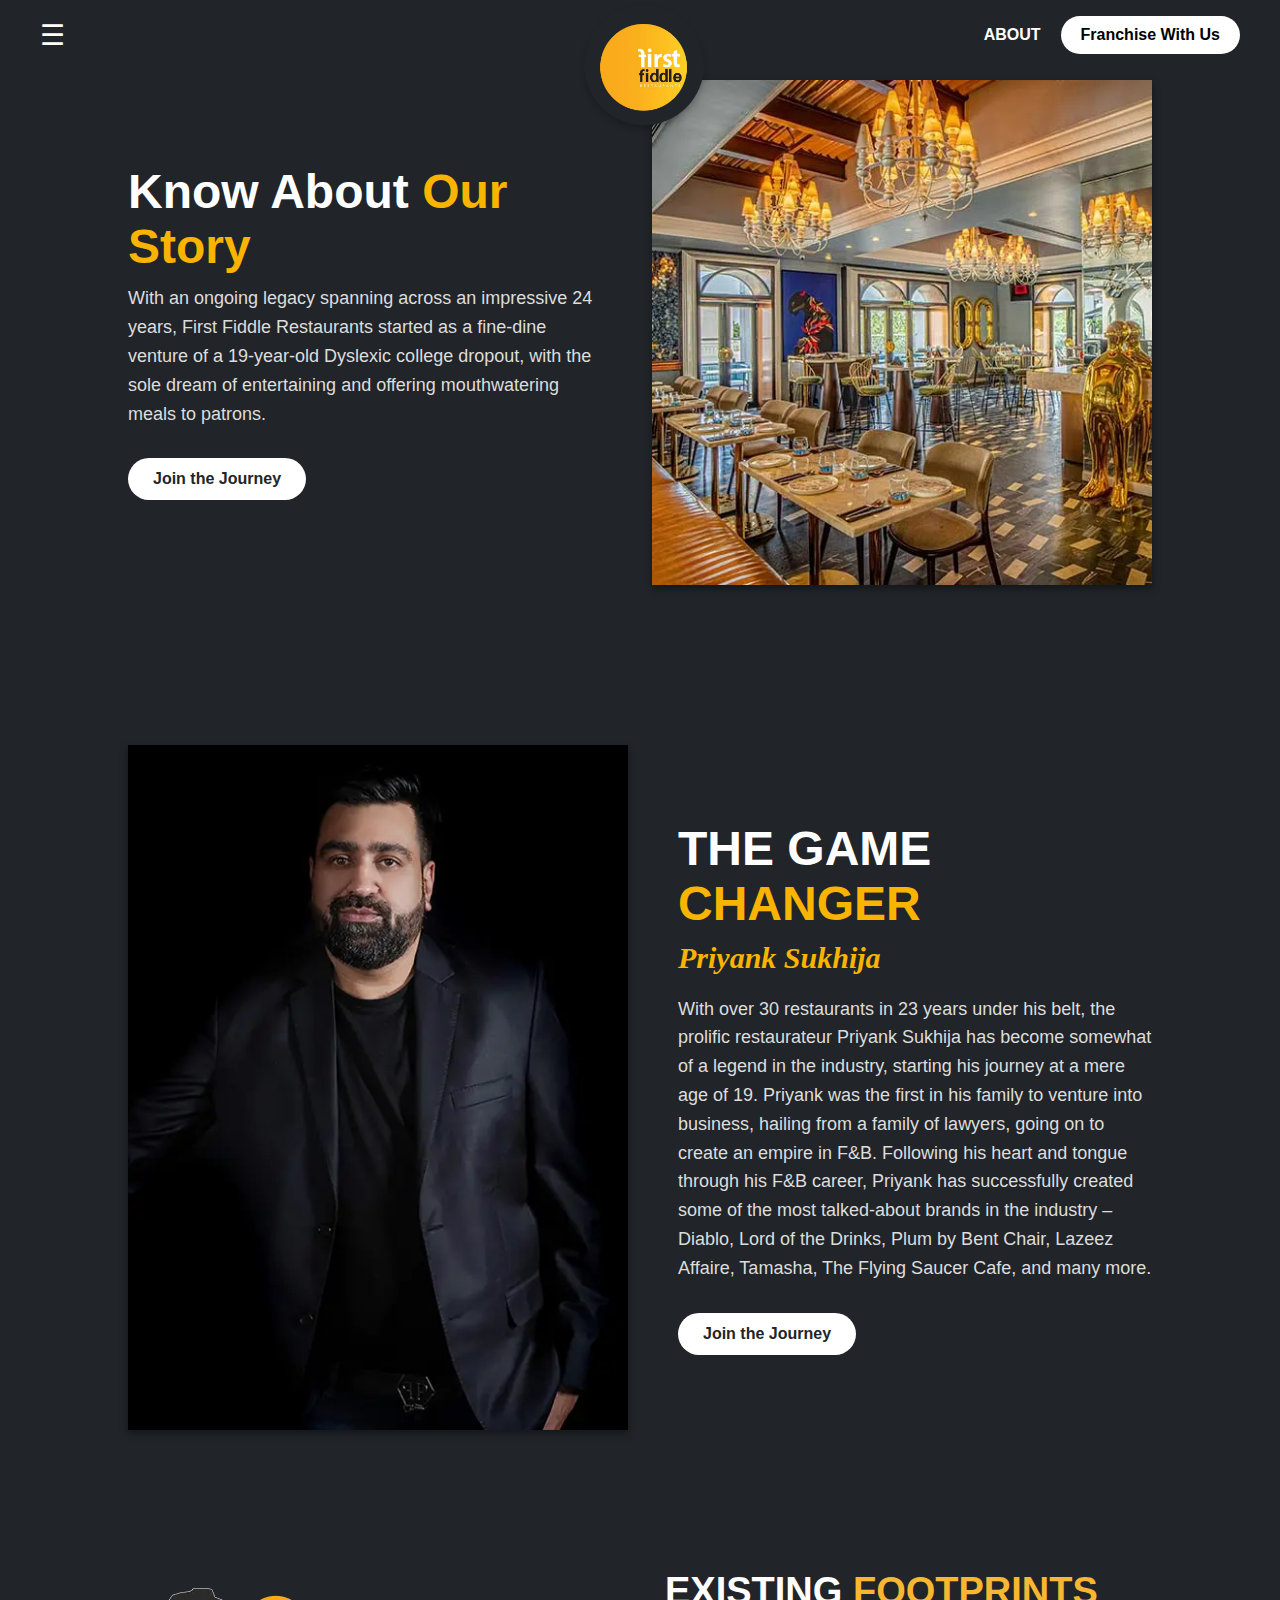
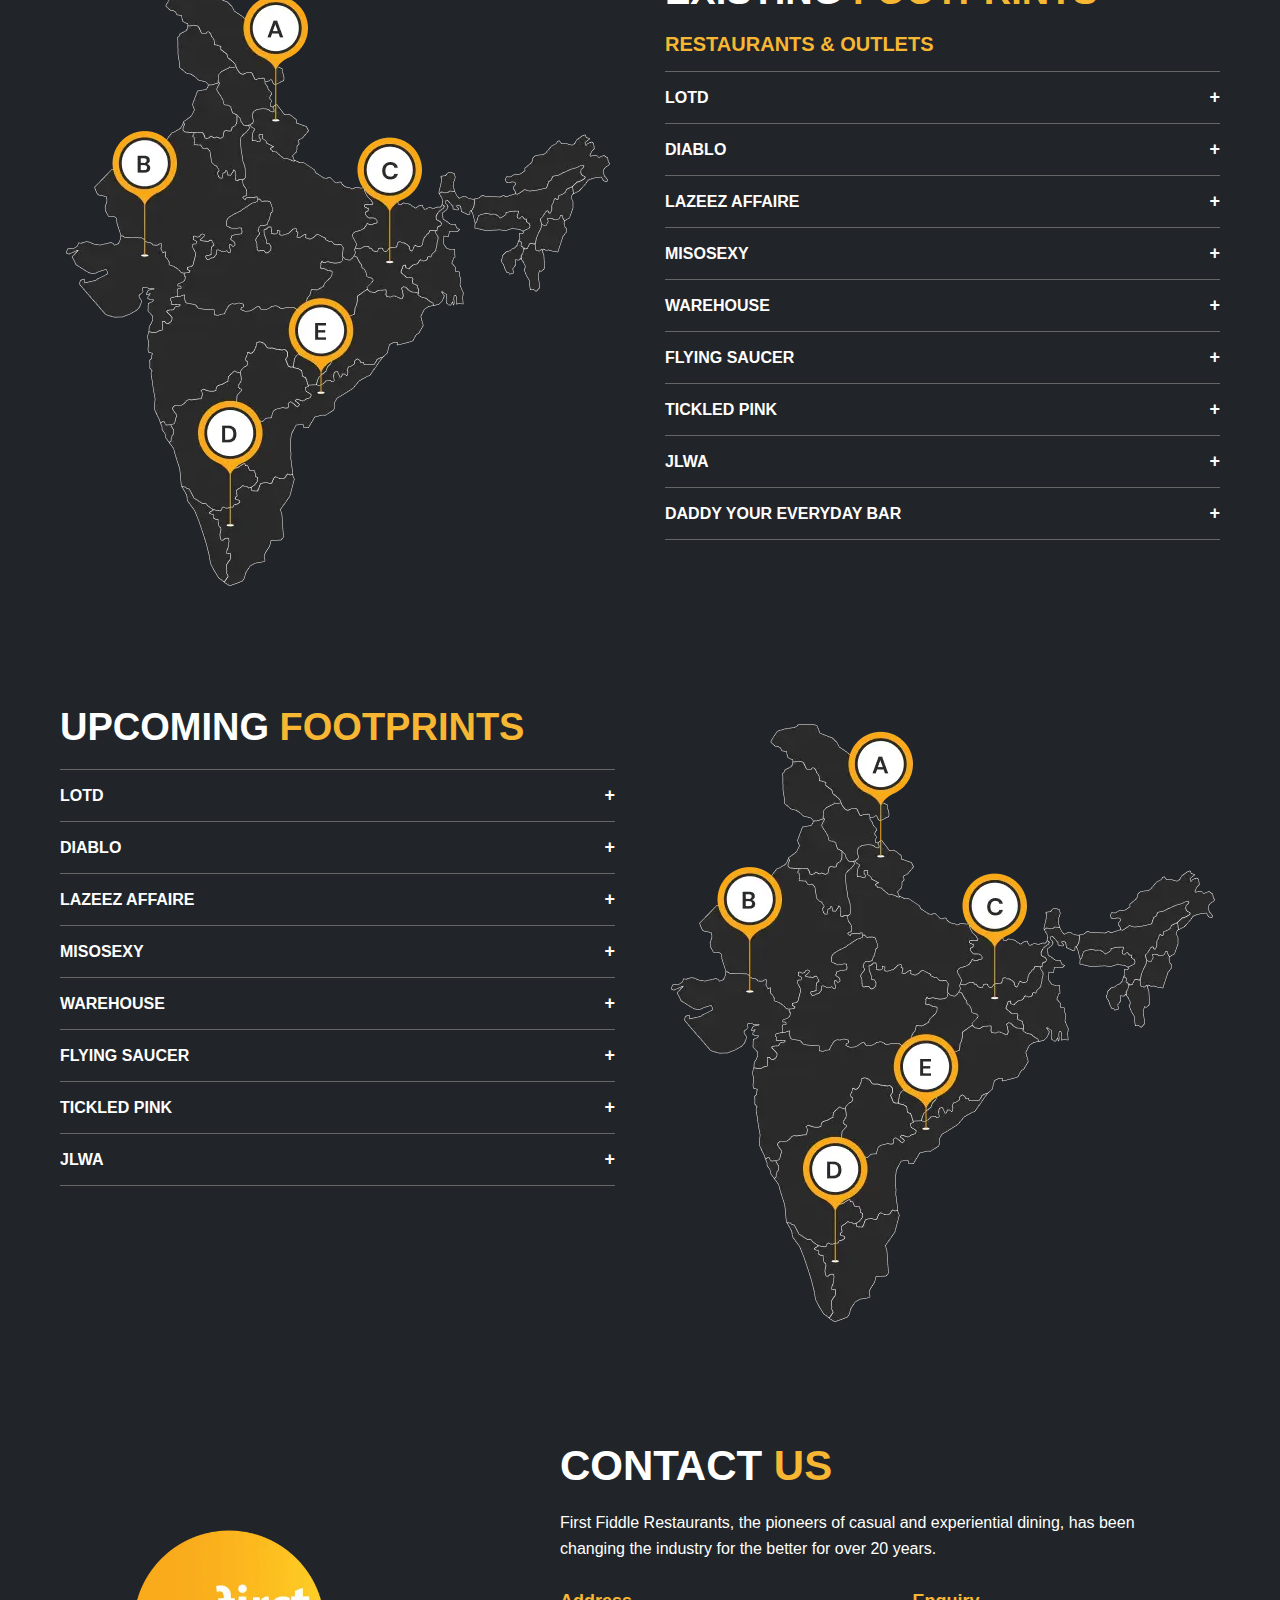
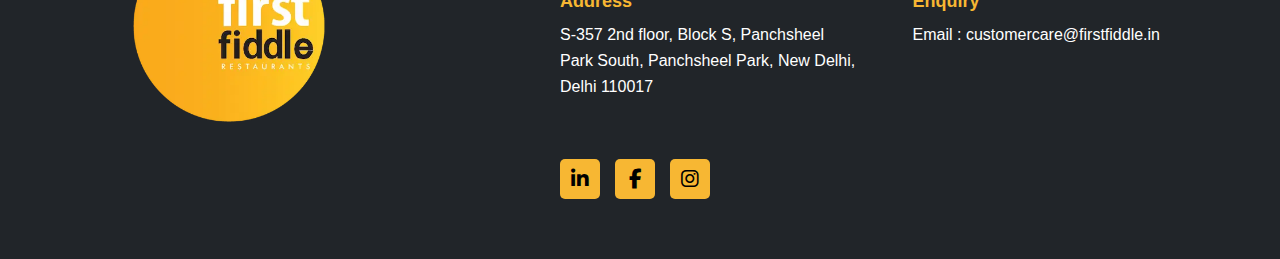
<file: about.html>
<!DOCTYPE html>
<html lang="en">

<head>
    <meta charset="UTF-8">
    <meta name="viewport" content="width=device-width, initial-scale=1.0">
    <title>Document</title>
    <link rel="stylesheet" href="assets/style.css">
    <link rel="stylesheet" href="https://cdnjs.cloudflare.com/ajax/libs/font-awesome/6.5.0/css/all.min.css">

</head>

<body>
    <!-- Navbar -->
    <div class="navbar">
        <div class="menu">&#9776;</div>
        <div class="logo"><img src="img/logo.png" alt=""></div>
        <div class="links">
            <a href="#">ABOUT</a>
            <a href="#" class="franchise-btn">Franchise With Us</a>
        </div>
    </div>

    <section class="game-changer">
        <div class="game-text">
            <h2>Know About <span>Our Story</span></h2>
            <p>
                With an ongoing legacy spanning across an impressive 24 years, First Fiddle Restaurants started as a
                fine-dine venture of a 19-year-old Dyslexic college dropout, with the sole dream of entertaining and
                offering mouthwatering meals to patrons.</p>
            <a href="#" class="btn-journey">Join the Journey</a>
        </div>
        <img src="img/About1.webp" alt="Priyank Sukhija">
    </section>


    <section class="game-changer">
        <img src="img/founder.png" alt="Priyank Sukhija">
        <div class="game-text">
            <h2>THE GAME <span>CHANGER</span></h2>
            <h3>Priyank Sukhija</h3>
            <p>
                With over 30 restaurants in 23 years under his belt, the prolific restaurateur Priyank Sukhija
                has become somewhat of a legend in the industry, starting his journey at a mere age of 19.
                Priyank was the first in his family to venture into business, hailing from a family of lawyers,
                going on to create an empire in F&B. Following his heart and tongue through his F&B career,
                Priyank has successfully created some of the most talked-about brands in the industry – Diablo,
                Lord of the Drinks, Plum by Bent Chair, Lazeez Affaire, Tamasha, The Flying Saucer Cafe, and many more.
            </p>
            <a href="#" class="btn-journey">Join the Journey</a>
        </div>
    </section>

    <section class="footprints-section">
        <!-- Left Map -->
        <div class="map-container">
            <!-- Replace with your India map image -->
            <img src="img/map.webp" alt="India Map">
        </div>

        <!-- Right Content -->
        <div class="footprints-content">
            <h2>EXISTING <span>FOOTPRINTS</span></h2>
            <h3>RESTAURANTS &amp; OUTLETS</h3>


            <!-- Accordion -->
            <div class="accordion">
                <div class="accordion-item">
                    <div class="accordion-title">LOTD</div>
                    <ul class="outlets accordion-content">
                        <li>Delhi</li>
                        <li>Noida</li>
                        <li>Hyderabad</li>
                        <li>Chennai</li>
                        <li>Bangalore</li>
                        <li>Mumbai</li>
                        <li>Kolkata</li>
                        <li>Lucknow</li>
                        <li>Agra</li>
                        <li>Nagpur</li>
                        <li>Ranchi</li>
                        <li>Jim Corbette</li>
                        <li>Lucknow</li>
                        <li>Jabalpur</li>
                        <li>Siliguri</li>
                        <li>Coimbatore</li>
                        <li>Shimla–Chandigarh Highway</li>
                        <li>Bhopal</li>
                        <li>Hapur</li>
                        <li>Rishikesh</li>
                        <li>Raipur</li>
                        <li>Saket (Delhi)</li>
                        <li>Gorakhpur</li>
                        <li>Indore</li>
                        <li>Kalyan</li>
                        <li>Bhubaneswar</li>
                    </ul>
                </div>
                <div class="accordion-item">
                    <div class="accordion-title">DIABLO</div>
                    <ul class="outlets accordion-content">
                        <li> Delhi</li>
                        <li>Jaipur</li>
                        <li>Indore</li>
                        <li>Dehradun</li>
                        <li>Gurgaon</li>
                        <li>Chandigarh</li>
                        <li>Hyderabad</li>
                        <li>Noida</li>
                    </ul>
                </div>
                <div class="accordion-item">
                    <div class="accordion-title">LAZEEZ AFFAIRE</div>
                    <ul class="outlets accordion-content">
                        <li> Delhi</li>
                        <li>Ranchi</li>
                        <li>Indore</li>
                        <li>Kalyan</li>
                        <li>Bhubaneswar</li>
                        <li>Hyderabad</li>
                        <li>Gurugram HQ27</li>
                        <li>Gurugram Sector 65</li>
                        <li>Noida</li>
                    </ul>
                </div>
                <div class="accordion-item">
                    <div class="accordion-title">MISOSEXY</div>
                    <ul class="outlets accordion-content">
                        <li>Delhi</li>
                        <li>Chandigarh</li>
                    </ul>
                </div>
                <div class="accordion-item">
                    <div class="accordion-title">WAREHOUSE</div>
                    <ul class="outlets accordion-content">
                        <li> Delhi</li>
                        <li>Kolkata</li>
                        <li>Nagpur</li>
                    </ul>
                </div>
                <div class="accordion-item">
                    <div class="accordion-title">FLYING SAUCER</div>
                    <ul class="outlets accordion-content">
                        <li> Bhopal</li>
                        <li>Jhansi</li>
                        <li>Meerut</li>
                    </ul>
                </div>
                <div class="accordion-item">
                    <div class="accordion-title">TICKLED PINK</div>
                    <ul class="outlets accordion-content">
                        <li> Delhi</li>
                        <li>Lucknow</li>
                        <li>Ranchi</li>
                    </ul>
                </div>
                <div class="accordion-item">
                    <div class="accordion-title">JLWA</div>
                    <ul class="outlets accordion-content">
                        <li>kanpur</li>
                    </ul>
                </div>
                <div class="accordion-item">
                    <div class="accordion-title">DADDY YOUR EVERYDAY BAR</div>
                    <ul class="outlets accordion-content">
                        <li> Navi Mumbai</li>
                        <li>Bangalore</li>
                    </ul>
                </div>
            </div>
        </div>
    </section>



    <section class="footprints-section">
        <!-- Right Content -->
        <div class="footprints-content">
            <h2>UPCOMING <span>FOOTPRINTS</span></h2>
            <!-- Accordion -->
            <div class="accordion">
                <div class="accordion-item">
                    <div class="accordion-title">LOTD</div>
                    <ul class="outlets accordion-content">
                        <li> Varanasi</li>
                        <li>Mohali</li>
                        <li>Haldwani</li>
                    </ul>
                </div>
                <div class="accordion-item">
                    <div class="accordion-title">DIABLO</div>
                    <ul class="outlets accordion-content">
                        <li> Pune</li>
                        <li>Ludhiana</li>
                        <li>Raipur</li>
                    </ul>
                </div>
                <div class="accordion-item">
                    <div class="accordion-title">LAZEEZ AFFAIRE</div>
                    <ul class="outlets accordion-content">
                        <li> Meerut</li>
                        <li>Raipur</li>
                        <li>Ludhiana</li>
                    </ul>
                </div>
                <div class="accordion-item">
                    <div class="accordion-title">MISOSEXY</div>
                    <ul class="outlets accordion-content">
                        <li> Ludhiana</li>
                        <li>Jaipur</li>
                    </ul>
                </div>
                <div class="accordion-item">
                    <div class="accordion-title">WAREHOUSE</div>
                    <ul class="outlets accordion-content">
                        <li>Nirala Nagar Lucknow</li>
                    </ul>
                </div>
                <div class="accordion-item">
                    <div class="accordion-title">FLYING SAUCER</div>
                    <ul class="outlets accordion-content">
                        <li>Indore</li>
                    </ul>
                </div>
                <div class="accordion-item">
                    <div class="accordion-title">TICKLED PINK</div>
                    <ul class="outlets accordion-content">
                        <li>Raipur</li>
                    </ul>
                </div>
                <div class="accordion-item">
                    <div class="accordion-title">JLWA</div>
                    <ul class="outlets accordion-content">
                        <li> Indore</li>
                        <li>Hyderabad</li>
                    </ul>
                </div>
            </div>
        </div>
        <!-- Left Map -->
        <div class="map-container">
            <!-- Replace with your India map image -->
            <img src="img/map.webp" alt="India Map">
        </div>


    </section>
    <section class="contact-section">
        <!-- Left Logo -->
        <div class="logo-circle">
            <img src="img/logo.png" alt="">
        </div>

        <!-- Right Content -->
        <div class="contact-info">
            <h2>CONTACT <span>US</span></h2>
            <p>First Fiddle Restaurants, the pioneers of casual and experiential dining, has been changing the industry
                for the better for over 20 years.</p>

            <div class="info-block">
                <div>
                    <h3>Address</h3>
                    <p>S-357 2nd floor, Block S, Panchsheel Park South, Panchsheel Park, New Delhi, Delhi 110017</p>
                </div>
                <div>
                    <h3>Enquiry</h3>
                    <p>Email : customercare@firstfiddle.in</p>
                </div>
            </div>

            <div class="social-icons">
                <a href="#"><i class="fab fa-linkedin-in"></i></a>
                <a href="#"><i class="fab fa-facebook-f"></i></a>
                <a href="#"><i class="fab fa-instagram"></i></a>
            </div>
        </div>
    </section>
    <script>
        document.querySelectorAll('.accordion-title').forEach(title => {
            title.addEventListener('click', () => {
                const item = title.parentElement;
                item.classList.toggle('active');
            });
        });
    </script>


</body>

</html>
</file>
<file: assets/style.css>
* {
    margin: 0;
    padding: 0;
    box-sizing: border-box;
}

body {
    margin: 0;
    font-family: Arial, sans-serif;
    background: #f8f8f8;
    overflow-x: hidden;
}



/* Navbar */
.navbar {
    position: fixed;
    top: 0;
    left: 0;
    width: 100%;
    height: 70px;
    background: #212529;
    display: flex;
    justify-content: space-between;
    align-items: center;
    padding: 0 40px;
    z-index: 1000;
}

.navbar .menu {
    font-size: 28px;
    color: #fff;
    cursor: pointer;
}

.navbar .logo {
    background: #f8b400;
    color: #fff;
    font-weight: bold;
    font-size: 20px;
    border-radius: 50%;
    width: 120px;
    height: 120px;
    display: flex;
    justify-content: center;
    align-items: center;
    box-shadow: 0px 4px 6px rgba(0, 0, 0, 0.2);
    background: #212529;
    position: relative;
    top: 30px;
    padding: 22px;
    left: 120px;
}

.navbar .logo img {
    width: 100px;
}

.navbar .links {
    display: flex;
    gap: 20px;
    align-items: center;
}

.navbar .links a {
    text-decoration: none;
    color: #fff;
    font-weight: bold;
    transition: 0.3s;
}

.navbar .links a:hover {
    color: #f8b400;
}

.navbar .franchise-btn {
    background: #fff;
    color: #000000 !important;
    font-weight: bold;
    padding: 10px 20px;
    border-radius: 30px;
    text-decoration: none;
    transition: 0.3s;
}

.navbar .franchise-btn:hover {
    background: #f8b400;
    color: #fff;
}

/* Hero Section */
.hero {
    margin-top: 70px;
    width: 100%;
    max-height: calc(100vh - 70px);
    background: url("cf23c21a-4083-4822-b9cd-a632a46e2833.png") no-repeat center/cover;
    display: flex;
    justify-content: center;
    align-items: center;
    overflow: hidden;
}



/* Overlay (optional) */
.hero::after {
    content: "";
    position: absolute;
    top: 70px;
    left: 0;
    width: 100%;
    height: 100vh;
    background: rgba(0, 0, 0, 0.1);
}

.about-section {
    display: flex;
    align-items: center;
    justify-content: center;
    padding: 60px 10%;
    background: #212529;
    gap: 50px;
}

.about-section img {
    width: 600px;
    max-width: 100%;
    box-shadow: 0px 4px 8px rgba(0, 0, 0, 0.4);
}

.about-text {
    max-width: 600px;
}

.about-text h2 {
    font-size: 48px;
    line-height: 1.2;
    margin-bottom: 20px;
    font-weight: bold;
    color: white;
}

.about-text h2 span {
    color: #f8b400;
    /* Yellow highlight */
}

.about-text p {
    font-size: 18px;
    line-height: 1.6;
    color: #ddd;
}

@media (max-width: 992px) {
    .about-section {
        flex-direction: column;
        text-align: center;
    }

    .about-text {
        max-width: 100%;
    }
}

.game-changer {
    display: flex;
    align-items: center;
    justify-content: center;
    padding: 80px 10%;
    background: #212529;
    gap: 50px;
}

.game-text {
    max-width: 600px;
}

.game-text h2 {
    font-size: 48px;
    font-weight: bold;
    margin-bottom: 10px;
    color: white;
}

.game-text h2 span {
    color: #f8b400;
    /* Yellow highlight */
}

.game-text h3 {
    font-family: 'Georgia', serif;
    font-style: italic;
    font-size: 30px;
    margin-bottom: 20px;
    color: #f8b400;
}

.game-text p {
    font-size: 18px;
    line-height: 1.6;
    color: #ddd;
    margin-bottom: 30px;
}

.btn-journey {
    display: inline-block;
    padding: 12px 25px;
    background: #fff;
    color: #212529;
    font-size: 16px;
    font-weight: bold;
    border-radius: 30px;
    text-decoration: none;
    transition: 0.3s;
}

.btn-journey:hover {
    background: #f8b400;
    color: #fff;
}

.game-changer img {
    width: 500px;
    max-width: 100%;
    box-shadow: 0px 4px 8px rgba(0, 0, 0, 0.4);
}

@media (max-width: 992px) {
    .game-changer {
        flex-direction: column-reverse;
        text-align: center;
    }

    .game-text {
        max-width: 100%;
    }
}


.brand-section {
    text-align: center;
    padding: 80px 8%;
    background: #212529;
}

.brand-section h2 {
    font-size: 42px;
    font-weight: bold;
    margin-bottom: 50px;
}

.brand-section h2 span {
    color: #f8b400;
    /* Yellow highlight */
}

.brand-container {
    display: flex;
    justify-content: center;
    gap: 20px;
    flex-wrap: wrap;
}

.brand-card {
    position: relative;
    width: 400px;
    height: 400px;
    overflow: hidden;
    border-radius: 10px;
    box-shadow: 0 4px 8px rgba(0, 0, 0, 0.5);
    cursor: pointer;
}

.brand-card img {
    width: 100%;
    height: 100%;
    object-fit: cover;
    transition: 0.4s ease;
}

.brand-card:hover img {
    transform: scale(1.1);
    opacity: 0.8;
}

.brand-overlay {
    position: absolute;
    top: 0;
    left: 0;
    width: 100%;
    height: 100%;
    background: rgba(0, 0, 0, 0.45);
    display: flex;
    align-items: center;
    justify-content: center;
    color: #fff;
    font-size: 26px;
    font-weight: bold;
    text-align: center;
    padding: 10px;
}

@media (max-width: 992px) {
    .brand-container {
        flex-direction: column;
        align-items: center;
    }
}

.contact-section {
    display: flex;
    align-items: center;
    justify-content: space-around;
    padding: 60px 40px;
    gap: 60px;
    background: #212529;
}

/* Left Logo */
.logo-circle {
    width: 220px;
    border-radius: 50%;
    display: flex;
    align-items: center;
    justify-content: center;
}

.logo-circle img {
    width: 100%;
}

.logo-circle h1 {
    font-size: 38px;
    line-height: 1.2;
    text-align: center;
    color: #fff;
}

.logo-circle h1 span {
    display: block;
    font-size: 20px;
    color: #000;
}

/* Right Content */
.contact-info {
    max-width: 600px;
}

.contact-info h2 {
    font-size: 42px;
    font-weight: 800;
    margin: 0 0 20px;
    color: white;
}

.contact-info h2 span {
    color: #f7b733;
}

.contact-info p {
    font-size: 16px;
    line-height: 1.6;
    margin-bottom: 30px;
    color: white;
}

.info-block {
    display: flex;
    justify-content: space-between;
    color: white;
    margin-bottom: 30px;
}

.info-block div {
    max-width: 50%;
}

.info-block h3 {
    color: #f7b733;
    margin-bottom: 10px;
    font-size: 18px;
}

.social-icons {
    display: flex;
    gap: 15px;
}

.social-icons a {
    width: 40px;
    height: 40px;
    background: #f7b733;
    border-radius: 5px;
    display: flex;
    align-items: center;
    justify-content: center;
    color: #000;
    font-size: 20px;
    text-decoration: none;
    transition: 0.3s;
}

.social-icons a:hover {
    background: #fc4a1a;
    color: #fff;
}

@media (max-width: 900px) {
    .contact-section {
        flex-direction: column;
        text-align: center;
    }

    .info-block {
        flex-direction: column;
        align-items: center;
        gap: 20px;
    }

    .info-block div {
        max-width: 100%;
    }
}

.footprints-section {
    display: flex;
    justify-content: space-between;
    padding: 60px 60px;
    gap: 50px;
    background: #212529;color: #fff;
}

/* Left Map */
.map-container {
    flex: 1;
    display: flex;
    justify-content: center;
    align-items: center;
}

.map-container img {
    max-width: 100%;
    height: auto;
}

/* Right Content */
.footprints-content {
    flex: 1;
}

.footprints-content h2 {
    font-size: 38px;
    font-weight: 800;
    margin: 0 0 20px;
}

.footprints-content h2 span {
    color: #f7b733;
}

.footprints-content h3 {
    color: #f7b733;
    margin: 0 0 15px;
    font-size: 20px;
}

.outlets , .accordion-content{
    display: grid;
    grid-template-columns: repeat(3, 1fr);
    gap: 10px 40px;
    margin-bottom: 30px;
    font-size: 15px;
    line-height: 1.6;
}

.outlets li , .accordion-content li {
    list-style: disc;
    margin-left: 20px;
}

/* Accordion Menu */
.accordion {
    border-top: 1px solid #666;
}

.accordion-item {
    border-bottom: 1px solid #666;
}

.accordion-title {
    display: flex;
    justify-content: space-between;
    align-items: center;
    padding: 15px 0;
    font-weight: bold;
    font-size: 16px;
    cursor: pointer;
    transition: 0.3s;
}

.accordion-title:hover {
    color: #f7b733;
}

.accordion-title::after {
    content: "+";
    font-size: 18px;
    color: #fff;
}

.accordion-content {
    display: none;
    padding: 0 0 15px;
    font-size: 14px;
    line-height: 1.6;
}

.accordion-item.active .accordion-content {
    display: grid;
}

.accordion-item.active .accordion-title::after {
    content: "-";
    color: #f7b733;
}
</file>
